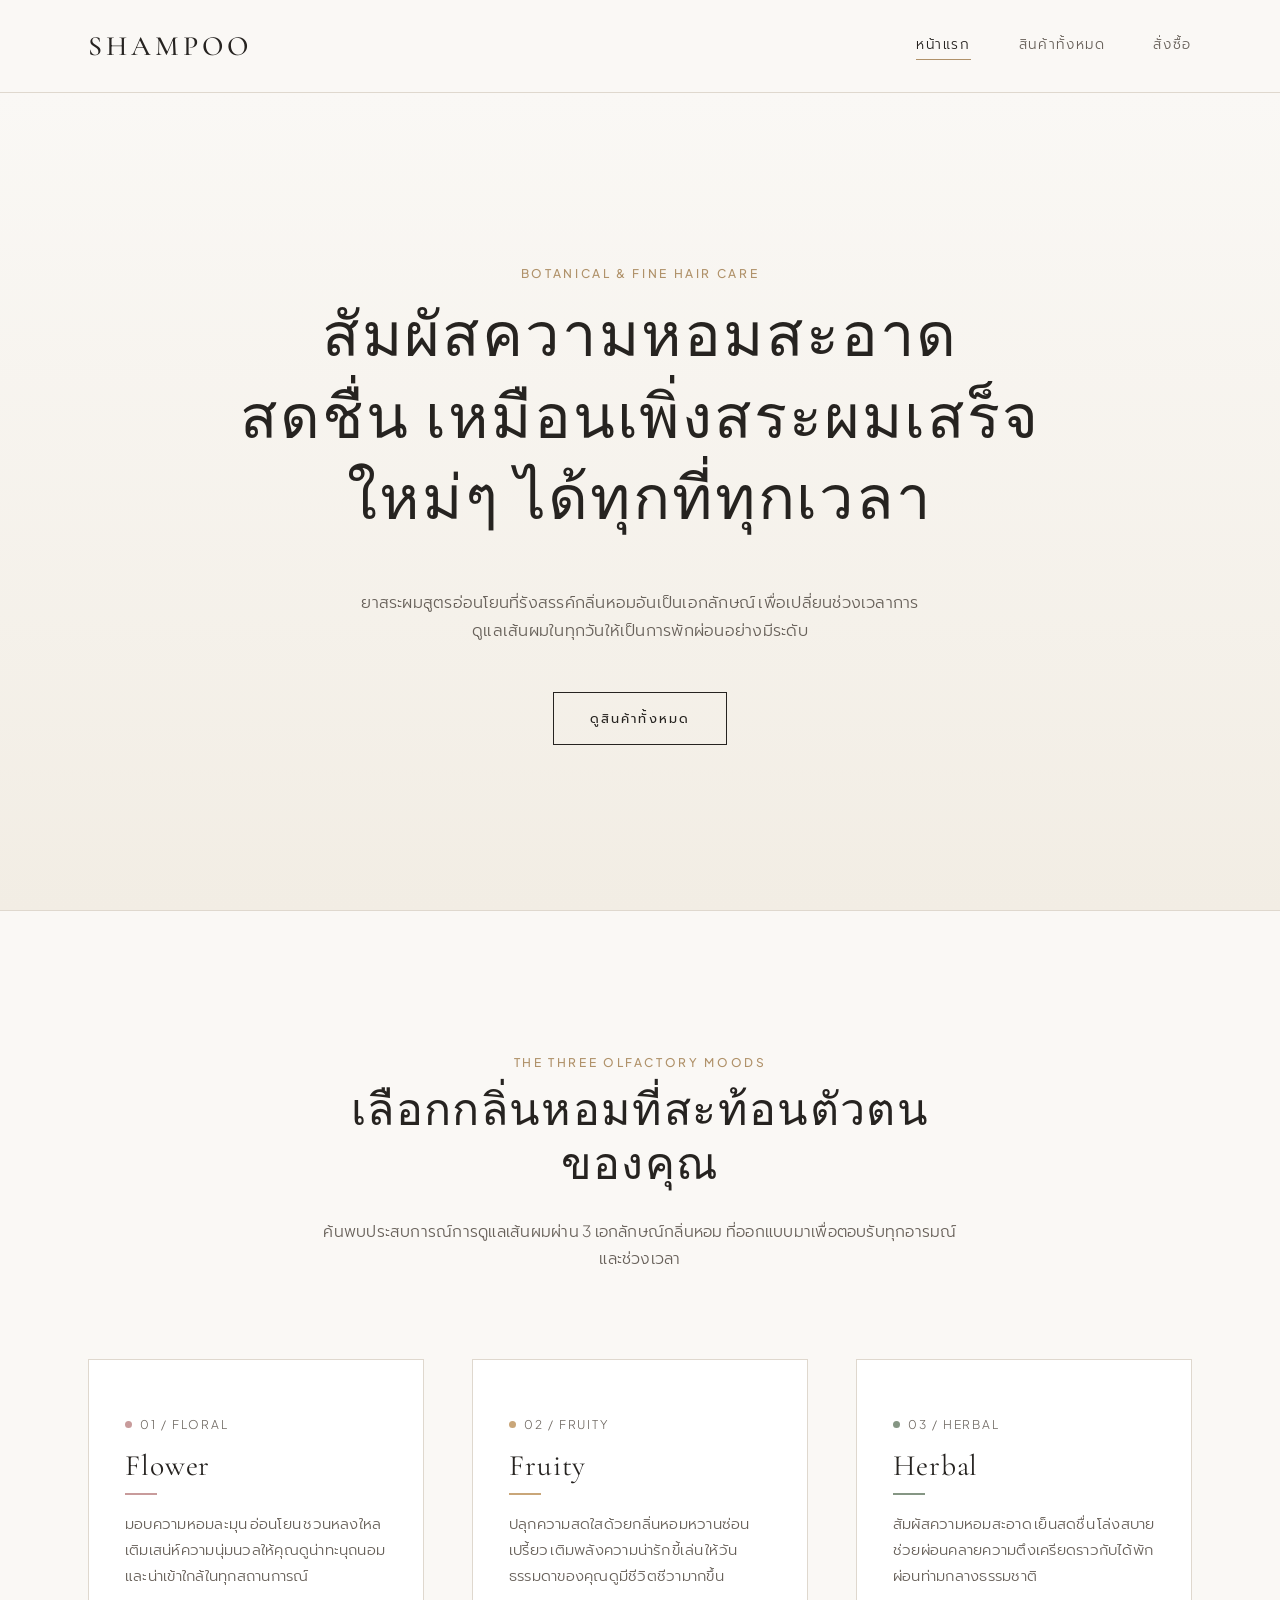
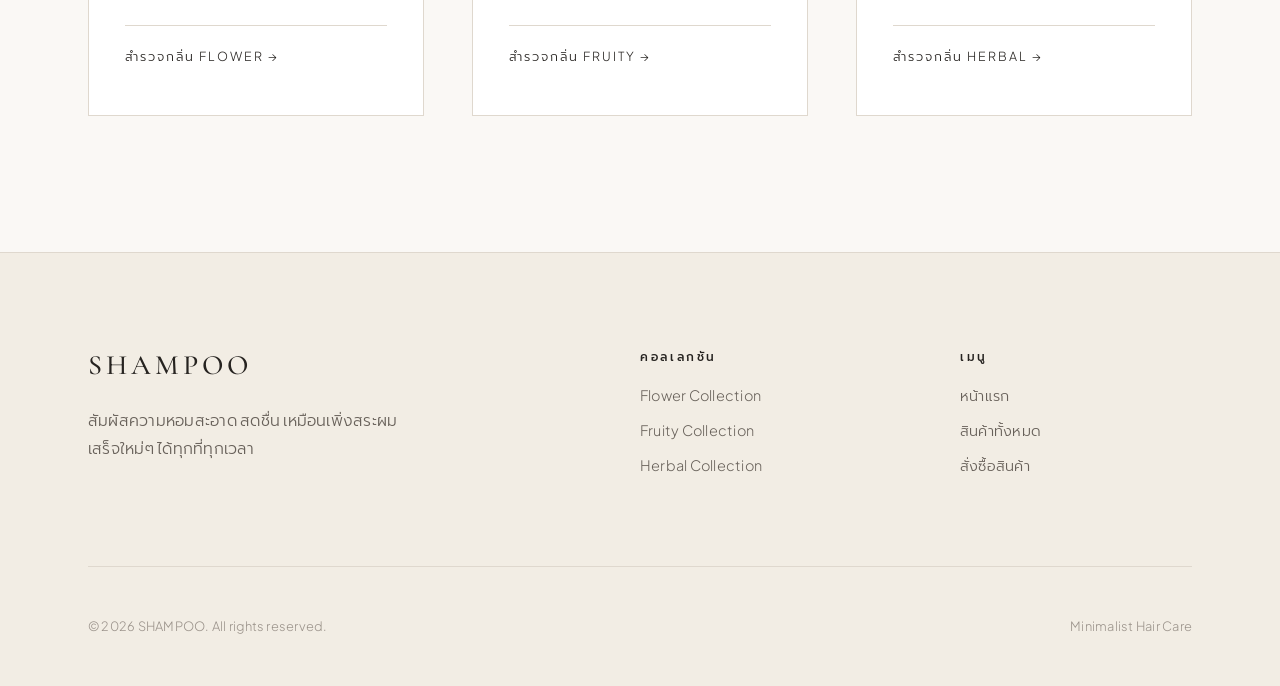
<file: index.html>
<!DOCTYPE html>
<html lang="th">
<head>
  <meta charset="UTF-8">
  <meta name="viewport" content="width=device-width, initial-scale=1.0">
  <title>SHAMPOO — สัมผัสความหอมสะอาด สดชื่น เหมือนเพิ่งสระผมเสร็จใหม่ๆ</title>
  <link rel="stylesheet" href="style.css">
  <style>
    /* Page-specific refined layout styles for index.html */
    .hero-section {
      min-height: calc(100vh - 82px);
      display: flex;
      align-items: center;
      justify-content: center;
      text-align: center;
      padding: var(--space-lg) 0;
      border-bottom: 1px solid var(--border-subtle);
      background: linear-gradient(180deg, var(--bg-primary) 0%, var(--bg-secondary) 100%);
    }

    .hero-content {
      max-width: 820px;
      margin: 0 auto;
    }

    .hero-title {
      font-family: var(--font-serif);
      font-size: clamp(2.35rem, 4.8vw, 3.85rem);
      font-weight: 400;
      line-height: 1.32;
      color: var(--text-primary);
      margin-bottom: var(--space-md);
    }

    .hero-subtitle {
      max-width: 560px;
      margin: 0 auto var(--space-md);
      font-size: 1rem;
      color: var(--text-secondary);
    }

    .mood-grid {
      display: grid;
      grid-template-columns: repeat(3, 1fr);
      gap: var(--space-md);
    }

    .mood-card {
      display: flex;
      flex-direction: column;
      justify-content: space-between;
      background-color: var(--bg-surface);
      border: 1px solid var(--border-subtle);
      padding: 3rem 2.25rem;
      transition: var(--transition-smooth);
    }

    .mood-card:hover {
      border-color: var(--accent-gold);
      transform: translateY(-4px);
    }

    .mood-card-title {
      font-family: var(--font-serif);
      font-size: 1.85rem;
      margin-top: 0.75rem;
    }

    .mood-card-desc {
      font-size: 0.925rem;
      line-height: 1.75;
      color: var(--text-secondary);
      margin-bottom: 2.25rem;
    }

    .mood-card-link {
      display: inline-flex;
      align-items: center;
      gap: 0.5rem;
      font-size: 0.78rem;
      letter-spacing: 0.16em;
      text-transform: uppercase;
      color: var(--text-primary);
      padding-top: 1.25rem;
      border-top: 1px solid var(--border-subtle);
    }

    .mood-card:hover .mood-card-link {
      color: var(--accent-gold);
    }

    @media (max-width: 992px) {
      .mood-grid {
        grid-template-columns: 1fr;
        gap: 2rem;
      }
    }
  </style>
</head>
<body>

  <!-- Navigation -->
  <header class="site-header">
    <div class="container nav-inner">
      <a href="index.html" class="brand-logo">Shampoo</a>
      <nav class="nav-links" aria-label="เมนูหลัก">
        <a href="index.html" class="active">หน้าแรก</a>
        <a href="product.html">สินค้าทั้งหมด</a>
        <a href="order.html">สั่งซื้อ</a>
      </nav>
    </div>
  </header>

  <main>
    <!-- Full-screen Luxury Hero Section -->
    <section class="hero-section">
      <div class="container">
        <div class="hero-content">
          <span class="eyebrow">Botanical &amp; Fine Hair Care</span>
          <h1 class="hero-title">สัมผัสความหอมสะอาด สดชื่น เหมือนเพิ่งสระผมเสร็จใหม่ๆ ได้ทุกที่ทุกเวลา</h1>
          <p class="hero-subtitle">
            ยาสระผมสูตรอ่อนโยนที่รังสรรค์กลิ่นหอมอันเป็นเอกลักษณ์ เพื่อเปลี่ยนช่วงเวลาการดูแลเส้นผมในทุกวันให้เป็นการพักผ่อนอย่างมีระดับ
          </p>
          <a href="product.html" class="btn">ดูสินค้าทั้งหมด</a>
        </div>
      </div>
    </section>

    <!-- 3 Moods Section -->
    <section class="section">
      <div class="container">
        <div class="section-header">
          <span class="eyebrow">The Three Olfactory Moods</span>
          <h2>เลือกกลิ่นหอมที่สะท้อนตัวตนของคุณ</h2>
          <p>ค้นพบประสบการณ์การดูแลเส้นผมผ่าน 3 เอกลักษณ์กลิ่นหอม ที่ออกแบบมาเพื่อตอบรับทุกอารมณ์และช่วงเวลา</p>
        </div>

        <div class="mood-grid">
          <!-- Mood 1: Flower -->
          <a href="product.html?mood=flower" class="mood-card" data-mood="flower">
            <div>
              <div class="mood-indicator">
                <span class="mood-dot"></span>
                <span>01 / Floral</span>
              </div>
              <h3 class="mood-card-title">Flower</h3>
              <div class="mood-underline"></div>
              <p class="mood-card-desc">
                มอบความหอมละมุน อ่อนโยน ชวนหลงใหล เติมเสน่ห์ความนุ่มนวลให้คุณดูน่าทะนุถนอมและน่าเข้าใกล้ในทุกสถานการณ์
              </p>
            </div>
            <span class="mood-card-link">สำรวจกลิ่น Flower &rarr;</span>
          </a>

          <!-- Mood 2: Fruity -->
          <a href="product.html?mood=fruity" class="mood-card" data-mood="fruity">
            <div>
              <div class="mood-indicator">
                <span class="mood-dot"></span>
                <span>02 / Fruity</span>
              </div>
              <h3 class="mood-card-title">Fruity</h3>
              <div class="mood-underline"></div>
              <p class="mood-card-desc">
                ปลุกความสดใสด้วยกลิ่นหอมหวานซ่อนเปรี้ยว เติมพลังความน่ารัก ขี้เล่น ให้วันธรรมดาของคุณดูมีชีวิตชีวามากขึ้น
              </p>
            </div>
            <span class="mood-card-link">สำรวจกลิ่น Fruity &rarr;</span>
          </a>

          <!-- Mood 3: Herbal -->
          <a href="product.html?mood=herbal" class="mood-card" data-mood="herbal">
            <div>
              <div class="mood-indicator">
                <span class="mood-dot"></span>
                <span>03 / Herbal</span>
              </div>
              <h3 class="mood-card-title">Herbal</h3>
              <div class="mood-underline"></div>
              <p class="mood-card-desc">
                สัมผัสความหอมสะอาด เย็นสดชื่น โล่งสบาย ช่วยผ่อนคลายความตึงเครียดราวกับได้พักผ่อนท่ามกลางธรรมชาติ
              </p>
            </div>
            <span class="mood-card-link">สำรวจกลิ่น Herbal &rarr;</span>
          </a>
        </div>
      </div>
    </section>
  </main>

  <!-- Footer -->
  <footer class="site-footer">
    <div class="container">
      <div class="footer-grid">
        <div>
          <a href="index.html" class="brand-logo">Shampoo</a>
          <p style="margin-top: 1rem; max-width: 340px;">
            สัมผัสความหอมสะอาด สดชื่น เหมือนเพิ่งสระผมเสร็จใหม่ๆ ได้ทุกที่ทุกเวลา
          </p>
        </div>
        <div>
          <h4 class="eyebrow" style="color: var(--text-primary); margin-bottom: 1rem;">คอลเลกชัน</h4>
          <ul style="display: flex; flex-direction: column; gap: 0.6rem; font-size: 0.9rem; color: var(--text-secondary);">
            <li><a href="product.html?mood=flower">Flower Collection</a></li>
            <li><a href="product.html?mood=fruity">Fruity Collection</a></li>
            <li><a href="product.html?mood=herbal">Herbal Collection</a></li>
          </ul>
        </div>
        <div>
          <h4 class="eyebrow" style="color: var(--text-primary); margin-bottom: 1rem;">เมนู</h4>
          <ul style="display: flex; flex-direction: column; gap: 0.6rem; font-size: 0.9rem; color: var(--text-secondary);">
            <li><a href="index.html">หน้าแรก</a></li>
            <li><a href="product.html">สินค้าทั้งหมด</a></li>
            <li><a href="order.html">สั่งซื้อสินค้า</a></li>
          </ul>
        </div>
      </div>
      <div class="footer-bottom">
        <span>&copy; 2026 SHAMPOO. All rights reserved.</span>
        <span>Minimalist Hair Care</span>
      </div>
    </div>
  </footer>

  <script src="script.js"></script>
</body>
</html>
</file>
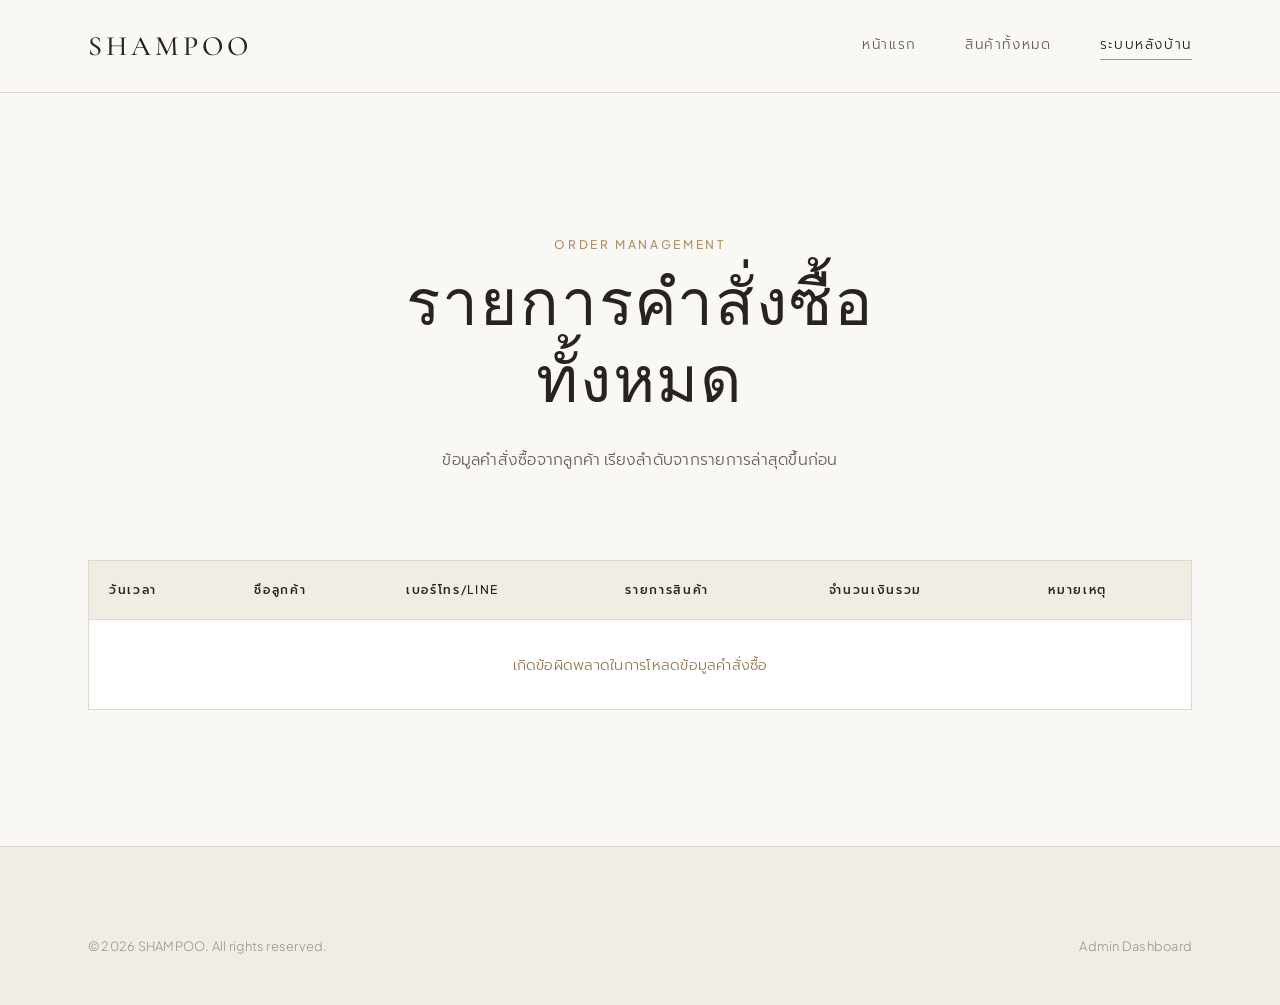
<file: admin.html>
<!DOCTYPE html>
<html lang="th">
<head>
  <meta charset="UTF-8">
  <meta name="viewport" content="width=device-width, initial-scale=1.0">
  <title>จัดการคำสั่งซื้อ — SHAMPOO Admin</title>
  <link rel="stylesheet" href="style.css">
  <style>
    /* Minimalist Luxury Table Styling for admin.html */
    .table-container {
      width: 100%;
      overflow-x: auto;
      background-color: var(--bg-surface);
      border: 1px solid var(--border-subtle);
    }

    .orders-table {
      width: 100%;
      border-collapse: collapse;
      text-align: left;
      font-size: 0.9rem;
    }

    .orders-table thead {
      background-color: var(--bg-secondary);
      border-bottom: 1px solid var(--border-subtle);
    }

    .orders-table th {
      padding: 1.15rem 1.25rem;
      font-family: var(--font-sans);
      font-size: 0.75rem;
      font-weight: 500;
      letter-spacing: 0.14em;
      text-transform: uppercase;
      color: var(--text-primary);
      white-space: nowrap;
    }

    .orders-table td {
      padding: 1.15rem 1.25rem;
      border-bottom: 1px solid var(--border-subtle);
      color: var(--text-secondary);
      vertical-align: top;
    }

    .orders-table tbody tr:last-child td {
      border-bottom: none;
    }

    .orders-table tbody tr:hover {
      background-color: var(--bg-primary);
    }
  </style>
</head>
<body>

  <!-- Navigation -->
  <header class="site-header">
    <div class="container nav-inner">
      <a href="index.html" class="brand-logo">Shampoo</a>
      <nav class="nav-links" aria-label="เมนูหลัก">
        <a href="index.html">หน้าแรก</a>
        <a href="product.html">สินค้าทั้งหมด</a>
        <a href="admin.html" class="active">ระบบหลังบ้าน</a>
      </nav>
    </div>
  </header>

  <main>
    <section class="section">
      <div class="container">
        <div class="section-header">
          <span class="eyebrow">Order Management</span>
          <h1>รายการคำสั่งซื้อทั้งหมด</h1>
          <p>ข้อมูลคำสั่งซื้อจากลูกค้า เรียงลำดับจากรายการล่าสุดขึ้นก่อน</p>
        </div>

        <div class="table-container">
          <table id="ordersTable" class="orders-table">
            <thead>
              <tr>
                <th>วันเวลา</th>
                <th>ชื่อลูกค้า</th>
                <th>เบอร์โทร/Line</th>
                <th>รายการสินค้า</th>
                <th>จำนวนเงินรวม</th>
                <th>หมายเหตุ</th>
              </tr>
            </thead>
            <tbody></tbody>
          </table>
        </div>
      </div>
    </section>
  </main>

  <!-- Footer -->
  <footer class="site-footer">
    <div class="container">
      <div class="footer-bottom" style="border-top: none; padding-top: 0;">
        <span>&copy; 2026 SHAMPOO. All rights reserved.</span>
        <span>Admin Dashboard</span>
      </div>
    </div>
  </footer>

  <script src="script.js"></script>
</body>
</html>
</file>
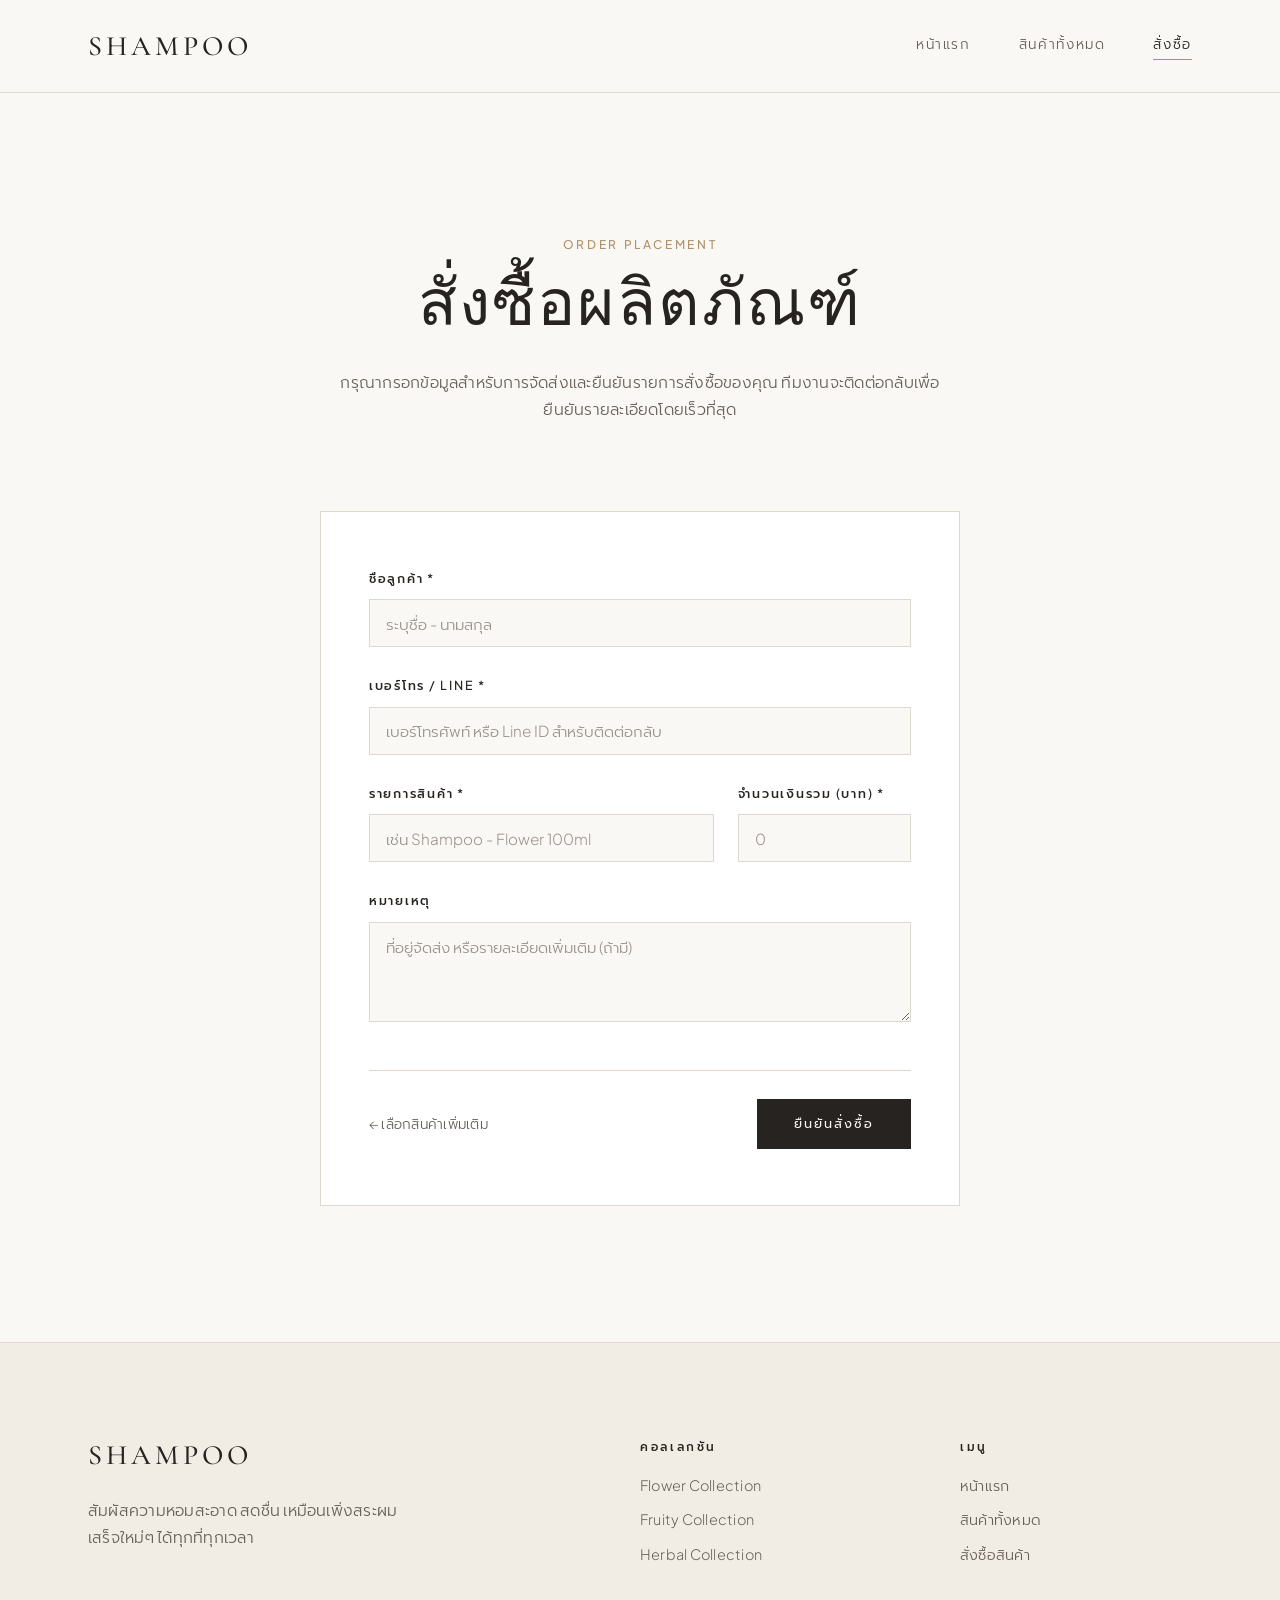
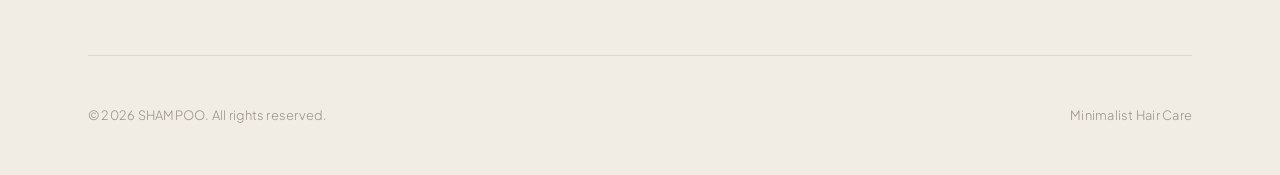
<file: order.html>
<!DOCTYPE html>
<html lang="th">
<head>
  <meta charset="UTF-8">
  <meta name="viewport" content="width=device-width, initial-scale=1.0">
  <title>สั่งซื้อสินค้า — SHAMPOO</title>
  <link rel="stylesheet" href="style.css">
  <style>
    /* Refined Form Styling for order.html */
    .order-wrapper {
      max-width: 640px;
      margin: 0 auto;
      background-color: var(--bg-surface);
      border: 1px solid var(--border-subtle);
      padding: 3.5rem 3rem;
    }

    .form-group {
      margin-bottom: 1.75rem;
    }

    .form-label {
      display: block;
      font-size: 0.78rem;
      font-weight: 500;
      letter-spacing: 0.14em;
      text-transform: uppercase;
      color: var(--text-primary);
      margin-bottom: 0.6rem;
    }

    .form-control {
      width: 100%;
      padding: 0.85rem 1rem;
      font-family: var(--font-sans);
      font-size: 0.95rem;
      font-weight: 300;
      color: var(--text-primary);
      background-color: var(--bg-primary);
      border: 1px solid var(--border-subtle);
      outline: none;
      transition: var(--transition-smooth);
    }

    .form-control:focus {
      border-color: var(--accent-gold);
      background-color: var(--bg-surface);
    }

    .form-control::placeholder {
      color: var(--text-muted);
    }

    textarea.form-control {
      min-height: 100px;
      resize: vertical;
    }

    .form-row {
      display: grid;
      grid-template-columns: 2fr 1fr;
      gap: 1.5rem;
    }

    .form-actions {
      margin-top: 2.5rem;
      padding-top: 1.75rem;
      border-top: 1px solid var(--border-subtle);
      display: flex;
      justify-content: space-between;
      align-items: center;
      gap: 1rem;
    }

    @media (max-width: 640px) {
      .order-wrapper {
        padding: 2.25rem 1.5rem;
      }

      .form-row {
        grid-template-columns: 1fr;
        gap: 0;
      }

      .form-actions {
        flex-direction: column-reverse;
        align-items: stretch;
      }

      .form-actions .btn {
        width: 100%;
      }
    }
  </style>
</head>
<body>

  <!-- Navigation -->
  <header class="site-header">
    <div class="container nav-inner">
      <a href="index.html" class="brand-logo">Shampoo</a>
      <nav class="nav-links" aria-label="เมนูหลัก">
        <a href="index.html">หน้าแรก</a>
        <a href="product.html">สินค้าทั้งหมด</a>
        <a href="order.html" class="active">สั่งซื้อ</a>
      </nav>
    </div>
  </header>

  <main>
    <section class="section">
      <div class="container">
        <div class="section-header">
          <span class="eyebrow">Order Placement</span>
          <h1>สั่งซื้อผลิตภัณฑ์</h1>
          <p>กรุณากรอกข้อมูลสำหรับการจัดส่งและยืนยันรายการสั่งซื้อของคุณ ทีมงานจะติดต่อกลับเพื่อยืนยันรายละเอียดโดยเร็วที่สุด</p>
        </div>

        <div class="order-wrapper">
          <form id="orderForm">
            <div class="form-group">
              <label for="customerName" class="form-label">ชื่อลูกค้า *</label>
              <input type="text" id="customerName" name="customerName" class="form-control" placeholder="ระบุชื่อ - นามสกุล" required>
            </div>

            <div class="form-group">
              <label for="contact" class="form-label">เบอร์โทร / Line *</label>
              <input type="text" id="contact" name="contact" class="form-control" placeholder="เบอร์โทรศัพท์ หรือ Line ID สำหรับติดต่อกลับ" required>
            </div>

            <div class="form-row">
              <div class="form-group">
                <label for="items" class="form-label">รายการสินค้า *</label>
                <input type="text" id="items" name="items" class="form-control" placeholder="เช่น Shampoo - Flower 100ml" required>
              </div>

              <div class="form-group">
                <label for="total" class="form-label">จำนวนเงินรวม (บาท) *</label>
                <input type="number" id="total" name="total" class="form-control" placeholder="0" required>
              </div>
            </div>

            <div class="form-group">
              <label for="note" class="form-label">หมายเหตุ</label>
              <textarea id="note" name="note" class="form-control" placeholder="ที่อยู่จัดส่ง หรือรายละเอียดเพิ่มเติม (ถ้ามี)"></textarea>
            </div>

            <div class="form-actions">
              <a href="product.html" style="font-size: 0.85rem; color: var(--text-secondary);">&larr; เลือกสินค้าเพิ่มเติม</a>
              <button type="submit" class="btn btn-solid">ยืนยันสั่งซื้อ</button>
            </div>
          </form>
        </div>
      </div>
    </section>
  </main>

  <!-- Footer -->
  <footer class="site-footer">
    <div class="container">
      <div class="footer-grid">
        <div>
          <a href="index.html" class="brand-logo">Shampoo</a>
          <p style="margin-top: 1rem; max-width: 340px;">
            สัมผัสความหอมสะอาด สดชื่น เหมือนเพิ่งสระผมเสร็จใหม่ๆ ได้ทุกที่ทุกเวลา
          </p>
        </div>
        <div>
          <h4 class="eyebrow" style="color: var(--text-primary); margin-bottom: 1rem;">คอลเลกชัน</h4>
          <ul style="display: flex; flex-direction: column; gap: 0.6rem; font-size: 0.9rem; color: var(--text-secondary);">
            <li><a href="product.html?mood=flower">Flower Collection</a></li>
            <li><a href="product.html?mood=fruity">Fruity Collection</a></li>
            <li><a href="product.html?mood=herbal">Herbal Collection</a></li>
          </ul>
        </div>
        <div>
          <h4 class="eyebrow" style="color: var(--text-primary); margin-bottom: 1rem;">เมนู</h4>
          <ul style="display: flex; flex-direction: column; gap: 0.6rem; font-size: 0.9rem; color: var(--text-secondary);">
            <li><a href="index.html">หน้าแรก</a></li>
            <li><a href="product.html">สินค้าทั้งหมด</a></li>
            <li><a href="order.html">สั่งซื้อสินค้า</a></li>
          </ul>
        </div>
      </div>
      <div class="footer-bottom">
        <span>&copy; 2026 SHAMPOO. All rights reserved.</span>
        <span>Minimalist Hair Care</span>
      </div>
    </div>
  </footer>

  <script src="script.js"></script>
</body>
</html>
</file>
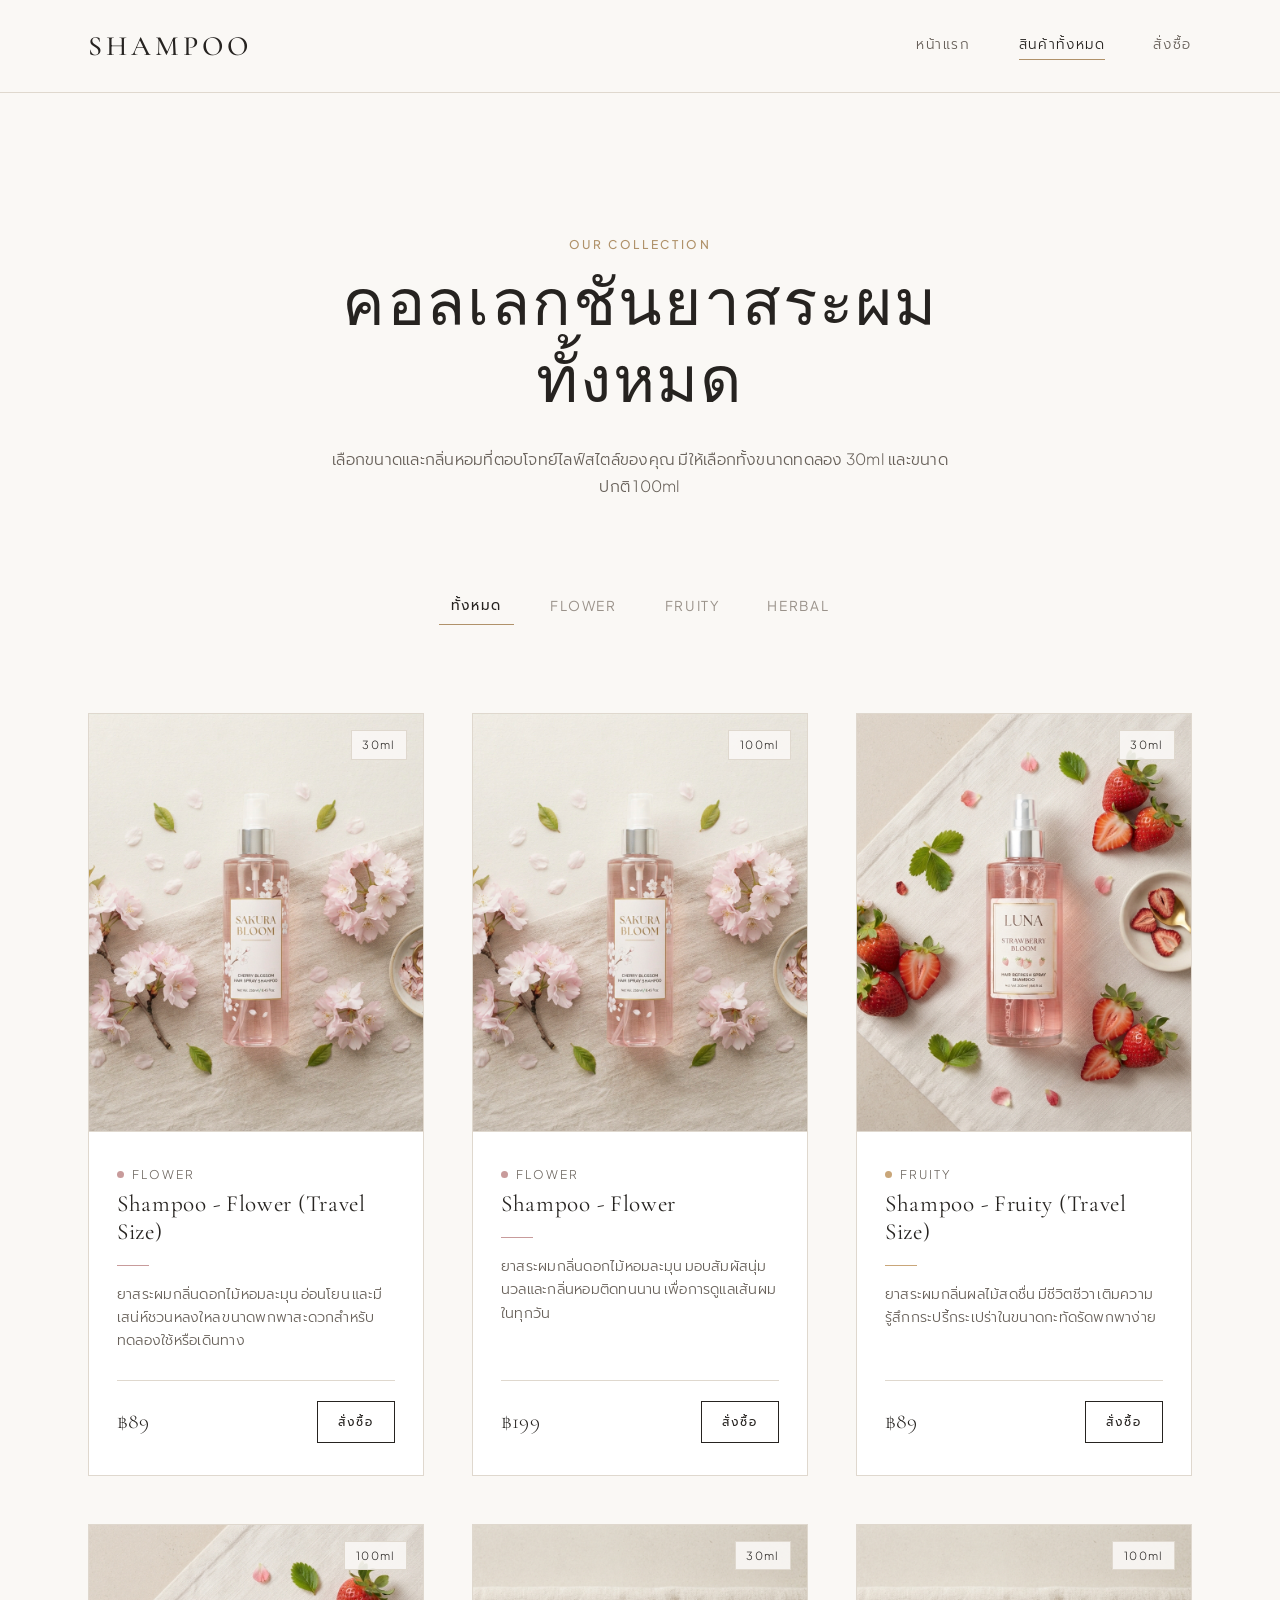
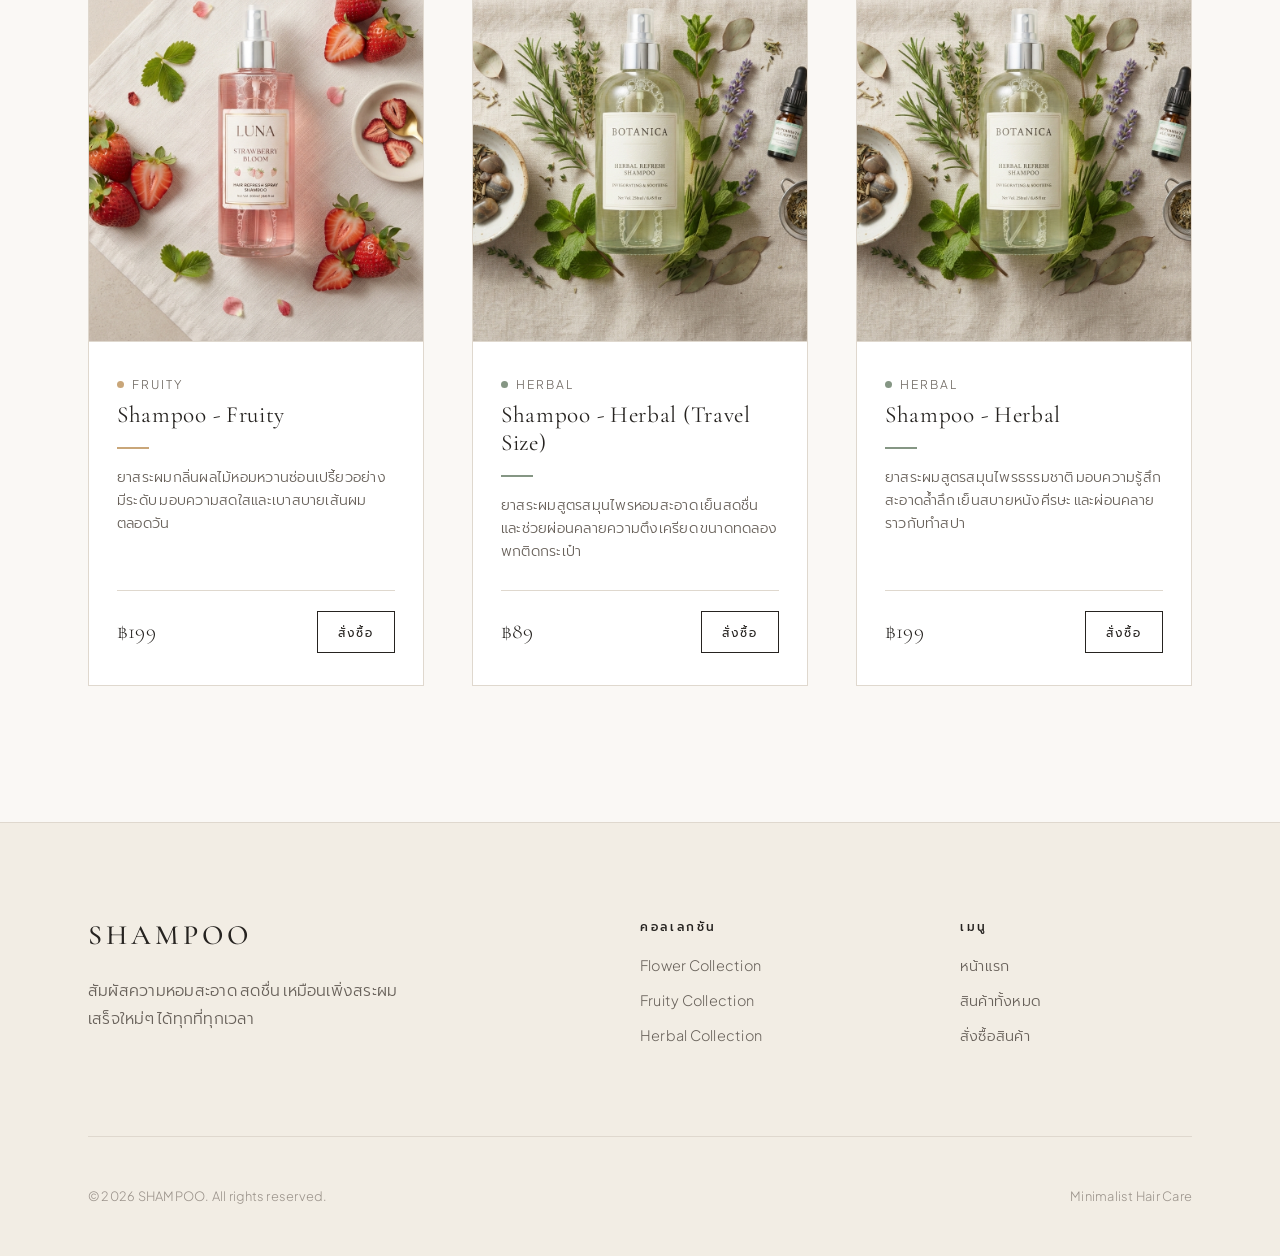
<file: product.html>
<!DOCTYPE html>
<html lang="th">
<head>
  <meta charset="UTF-8">
  <meta name="viewport" content="width=device-width, initial-scale=1.0">
  <title>สินค้าทั้งหมด — SHAMPOO</title>
  <link rel="stylesheet" href="style.css">
</head>
<body>

  <!-- Navigation -->
  <header class="site-header">
    <div class="container nav-inner">
      <a href="index.html" class="brand-logo">Shampoo</a>
      <nav class="nav-links" aria-label="เมนูหลัก">
        <a href="index.html">หน้าแรก</a>
        <a href="product.html" class="active">สินค้าทั้งหมด</a>
        <a href="order.html">สั่งซื้อ</a>
      </nav>
    </div>
  </header>

  <main>
    <section class="section">
      <div class="container">
        <!-- Page Header -->
        <div class="section-header">
          <span class="eyebrow">Our Collection</span>
          <h1>คอลเลกชันยาสระผมทั้งหมด</h1>
          <p>เลือกขนาดและกลิ่นหอมที่ตอบโจทย์ไลฟ์สไตล์ของคุณ มีให้เลือกทั้งขนาดทดลอง 30ml และขนาดปกติ 100ml</p>
        </div>

        <!-- Filter Bar (Rendered by script.js) -->
        <div id="filter-bar" class="filter-group" aria-label="ตัวกรองกลิ่นสินค้า"></div>

        <!-- Product Grid (Rendered by script.js) -->
        <div id="product-list" class="product-grid"></div>
      </div>
    </section>
  </main>

  <!-- Footer -->
  <footer class="site-footer">
    <div class="container">
      <div class="footer-grid">
        <div>
          <a href="index.html" class="brand-logo">Shampoo</a>
          <p style="margin-top: 1rem; max-width: 340px;">
            สัมผัสความหอมสะอาด สดชื่น เหมือนเพิ่งสระผมเสร็จใหม่ๆ ได้ทุกที่ทุกเวลา
          </p>
        </div>
        <div>
          <h4 class="eyebrow" style="color: var(--text-primary); margin-bottom: 1rem;">คอลเลกชัน</h4>
          <ul style="display: flex; flex-direction: column; gap: 0.6rem; font-size: 0.9rem; color: var(--text-secondary);">
            <li><a href="product.html?mood=flower">Flower Collection</a></li>
            <li><a href="product.html?mood=fruity">Fruity Collection</a></li>
            <li><a href="product.html?mood=herbal">Herbal Collection</a></li>
          </ul>
        </div>
        <div>
          <h4 class="eyebrow" style="color: var(--text-primary); margin-bottom: 1rem;">เมนู</h4>
          <ul style="display: flex; flex-direction: column; gap: 0.6rem; font-size: 0.9rem; color: var(--text-secondary);">
            <li><a href="index.html">หน้าแรก</a></li>
            <li><a href="product.html">สินค้าทั้งหมด</a></li>
            <li><a href="order.html">สั่งซื้อสินค้า</a></li>
          </ul>
        </div>
      </div>
      <div class="footer-bottom">
        <span>&copy; 2026 SHAMPOO. All rights reserved.</span>
        <span>Minimalist Hair Care</span>
      </div>
    </div>
  </footer>

  <script src="script.js"></script>
</body>
</html>
</file>
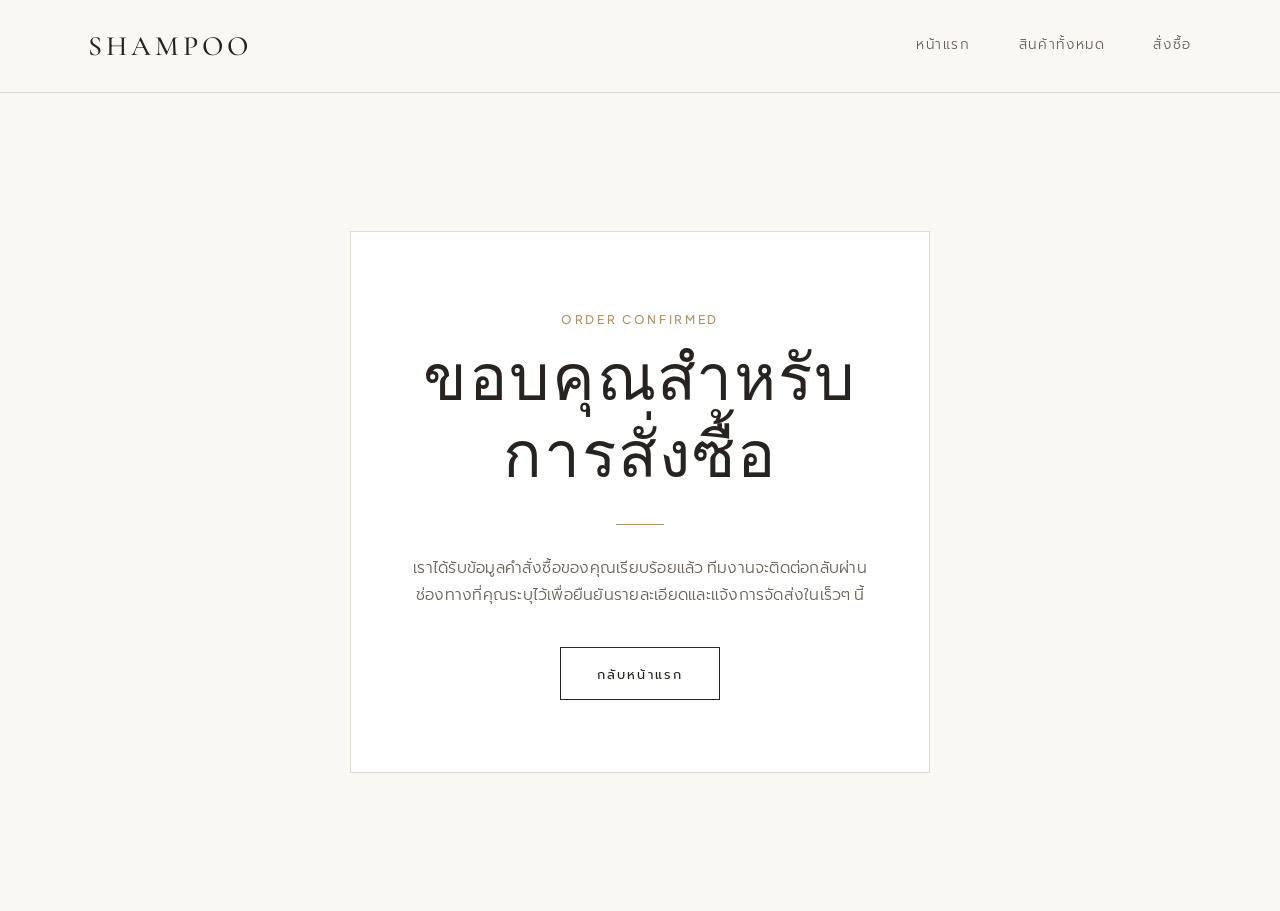
<file: thankyou.html>
<!DOCTYPE html>
<html lang="th">
<head>
  <meta charset="UTF-8">
  <meta name="viewport" content="width=device-width, initial-scale=1.0">
  <title>ขอบคุณสำหรับการสั่งซื้อ — SHAMPOO</title>
  <link rel="stylesheet" href="style.css">
  <style>
    .thankyou-section {
      min-height: calc(100vh - 82px);
      display: flex;
      align-items: center;
      justify-content: center;
      text-align: center;
      padding: var(--space-lg) 0;
    }

    .thankyou-card {
      max-width: 580px;
      margin: 0 auto;
      background-color: var(--bg-surface);
      border: 1px solid var(--border-subtle);
      padding: 4.5rem 3rem;
    }

    .thankyou-divider {
      width: 48px;
      height: 1px;
      background-color: var(--accent-gold);
      margin: 1.75rem auto;
    }

    @media (max-width: 640px) {
      .thankyou-card {
        padding: 3rem 1.75rem;
      }
    }
  </style>
</head>
<body>

  <!-- Navigation -->
  <header class="site-header">
    <div class="container nav-inner">
      <a href="index.html" class="brand-logo">Shampoo</a>
      <nav class="nav-links" aria-label="เมนูหลัก">
        <a href="index.html">หน้าแรก</a>
        <a href="product.html">สินค้าทั้งหมด</a>
        <a href="order.html">สั่งซื้อ</a>
      </nav>
    </div>
  </header>

  <main>
    <section class="thankyou-section">
      <div class="container">
        <div class="thankyou-card">
          <span class="eyebrow">Order Confirmed</span>
          <h1>ขอบคุณสำหรับการสั่งซื้อ</h1>
          <div class="thankyou-divider"></div>
          <p style="margin-bottom: 2.5rem;">
            เราได้รับข้อมูลคำสั่งซื้อของคุณเรียบร้อยแล้ว ทีมงานจะติดต่อกลับผ่านช่องทางที่คุณระบุไว้เพื่อยืนยันรายละเอียดและแจ้งการจัดส่งในเร็วๆ นี้
          </p>
          <a href="index.html" class="btn">กลับหน้าแรก</a>
        </div>
      </div>
    </section>
  </main>

  <script src="script.js"></script>
</body>
</html>
</file>
<file: style.css>
/* ==========================================================================
   SHAMPOO - Minimalist Luxury Theme
   ========================================================================== */

@import url('https://fonts.googleapis.com/css2?family=Cormorant+Garamond:ital,wght@0,400;0,500;0,600;1,400&family=Plus+Jakarta+Sans:wght@300;400;500&family=Prompt:wght@300;400;500&display=swap');

:root {
  /* Core Palette: White, Cream, Deep Beige & Soft Bronze/Gold */
  --bg-primary: #FAF8F5;        /* Soft Warm Cream */
  --bg-secondary: #F2EDE4;      /* Muted Sand / Light Beige */
  --bg-surface: #FFFFFF;        /* Pure White for elevated cards */
  
  --text-primary: #262320;      /* Deep Charcoal Espresso (soft dark) */
  --text-secondary: #68615A;    /* Muted Taupe */
  --text-muted: #9A928A;        /* Warm Stone */
  
  --accent-gold: #B0926A;       /* Soft Champagne Bronze / Gold */
  --accent-gold-hover: #967953; /* Deeper Bronze */
  --border-subtle: #DFD8CE;     /* Thin Warm Border */
  --border-dark: #262320;       /* Thin Dark Outline */

  /* Subtle Mood Accents (Muted & Refined) */
  --mood-flower: #C89B9B;       /* Dusty Rose */
  --mood-fruity: #C9A679;       /* Warm Apricot / Amber */
  --mood-herbal: #859684;       /* Muted Sage */

  /* Typography */
  --font-serif: 'Cormorant Garamond', Georgia, serif;
  --font-sans: 'Plus Jakarta Sans', 'Prompt', -apple-system, BlinkMacSystemFont, sans-serif;

  /* Generous Spacing System */
  --space-xs: 0.75rem;          /* 12px */
  --space-sm: 1.5rem;           /* 24px */
  --space-md: 3rem;             /* 48px */
  --space-lg: 5.5rem;           /* 88px */
  --space-xl: 8.5rem;           /* 136px */

  /* Layout & Transitions */
  --container-max: 1200px;
  --transition-smooth: all 0.35s cubic-bezier(0.25, 0.46, 0.45, 0.94);
}

/* ==========================================================================
   Reset & Base Styles
   ========================================================================== */

*,
*::before,
*::after {
  box-sizing: border-box;
  margin: 0;
  padding: 0;
}

html {
  font-size: 16px;
  scroll-behavior: smooth;
  -webkit-font-smoothing: antialiased;
  -moz-osx-font-smoothing: grayscale;
}

body {
  background-color: var(--bg-primary);
  color: var(--text-primary);
  font-family: var(--font-sans);
  font-weight: 300;
  line-height: 1.75;
  letter-spacing: 0.015em;
  overflow-x: hidden;
}

img {
  max-width: 100%;
  height: auto;
  display: block;
}

a {
  color: inherit;
  text-decoration: none;
  transition: var(--transition-smooth);
}

ul, ol {
  list-style: none;
}

/* ==========================================================================
   Typography Hierarchy
   ========================================================================== */

h1, h2, h3, .serif-title {
  font-family: var(--font-serif);
  font-weight: 400;
  line-height: 1.2;
  letter-spacing: 0.03em;
  color: var(--text-primary);
}

h1 {
  font-size: clamp(2.5rem, 5vw, 4.25rem);
}

h2 {
  font-size: clamp(2rem, 3.5vw, 3rem);
}

h3 {
  font-size: clamp(1.35rem, 2vw, 1.75rem);
}

.eyebrow {
  display: inline-block;
  font-family: var(--font-sans);
  font-size: 0.75rem;
  font-weight: 500;
  text-transform: uppercase;
  letter-spacing: 0.22em;
  color: var(--accent-gold);
  margin-bottom: var(--space-xs);
}

p {
  color: var(--text-secondary);
  font-size: 0.975rem;
}

/* ==========================================================================
   Layout & Spacing Utilities
   ========================================================================== */

.container {
  width: 100%;
  max-width: var(--container-max);
  margin: 0 auto;
  padding: 0 var(--space-md);
}

.section {
  padding: var(--space-xl) 0;
}

.section-alt {
  background-color: var(--bg-secondary);
}

.section-header {
  text-align: center;
  max-width: 640px;
  margin: 0 auto var(--space-lg);
}

.section-header p {
  margin-top: var(--space-sm);
}

/* Thin Divider */
.divider {
  width: 100%;
  height: 1px;
  background-color: var(--border-subtle);
  border: none;
}

/* ==========================================================================
   Navigation Header
   ========================================================================== */

.site-header {
  position: sticky;
  top: 0;
  z-index: 100;
  background-color: rgba(250, 248, 245, 0.92);
  backdrop-filter: blur(10px);
  border-bottom: 1px solid var(--border-subtle);
  padding: 1.35rem 0;
}

.nav-inner {
  display: flex;
  align-items: center;
  justify-content: space-between;
}

.brand-logo {
  font-family: var(--font-serif);
  font-size: 1.75rem;
  font-weight: 500;
  letter-spacing: 0.14em;
  text-transform: uppercase;
  color: var(--text-primary);
}

.nav-links {
  display: flex;
  gap: var(--space-md);
  align-items: center;
}

.nav-links a {
  font-size: 0.85rem;
  letter-spacing: 0.12em;
  text-transform: uppercase;
  color: var(--text-secondary);
  position: relative;
  padding-bottom: 4px;
}

.nav-links a::after {
  content: '';
  position: absolute;
  bottom: 0;
  left: 0;
  width: 0;
  height: 1px;
  background-color: var(--accent-gold);
  transition: var(--transition-smooth);
}

.nav-links a:hover,
.nav-links a.active {
  color: var(--text-primary);
}

.nav-links a:hover::after,
.nav-links a.active::after {
  width: 100%;
}

/* ==========================================================================
   Buttons & Interactive Controls (Thin Borders, Understated Luxury)
   ========================================================================== */

.btn {
  display: inline-flex;
  align-items: center;
  justify-content: center;
  padding: 0.9rem 2.25rem;
  font-family: var(--font-sans);
  font-size: 0.8rem;
  font-weight: 400;
  letter-spacing: 0.16em;
  text-transform: uppercase;
  border: 1px solid var(--border-dark);
  background-color: transparent;
  color: var(--text-primary);
  cursor: pointer;
  transition: var(--transition-smooth);
}

.btn:hover {
  background-color: var(--text-primary);
  color: var(--bg-primary);
}

.btn-gold {
  border-color: var(--accent-gold);
  color: var(--accent-gold);
}

.btn-gold:hover {
  background-color: var(--accent-gold);
  color: var(--bg-surface);
}

.btn-solid {
  background-color: var(--text-primary);
  color: var(--bg-primary);
  border-color: var(--text-primary);
}

.btn-solid:hover {
  background-color: transparent;
  color: var(--text-primary);
}

/* Filter Tabs */
.filter-group {
  display: flex;
  justify-content: center;
  flex-wrap: wrap;
  gap: var(--space-sm);
  margin-bottom: var(--space-lg);
}

.filter-btn {
  background: none;
  border: none;
  border-bottom: 1px solid transparent;
  padding: 0.5rem 0.75rem;
  font-family: var(--font-sans);
  font-size: 0.85rem;
  letter-spacing: 0.12em;
  text-transform: uppercase;
  color: var(--text-muted);
  cursor: pointer;
  transition: var(--transition-smooth);
}

.filter-btn:hover,
.filter-btn.active {
  color: var(--text-primary);
  border-bottom-color: var(--accent-gold);
}

/* ==========================================================================
   Subtle Mood Accents (Delicate Touches Only)
   ========================================================================== */

.mood-indicator {
  display: inline-flex;
  align-items: center;
  gap: 0.5rem;
  font-size: 0.75rem;
  letter-spacing: 0.16em;
  text-transform: uppercase;
  color: var(--text-secondary);
}

.mood-dot {
  width: 7px;
  height: 7px;
  border-radius: 50%;
  display: inline-block;
}

.mood-underline {
  width: 32px;
  height: 1.5px;
  margin-top: 0.6rem;
  margin-bottom: 1rem;
}

/* Mood Color Mappings */
[data-mood="flower"] .mood-dot,
[data-mood="flower"] .mood-underline {
  background-color: var(--mood-flower);
}

[data-mood="fruity"] .mood-dot,
[data-mood="fruity"] .mood-underline {
  background-color: var(--mood-fruity);
}

[data-mood="herbal"] .mood-dot,
[data-mood="herbal"] .mood-underline {
  background-color: var(--mood-herbal);
}

/* ==========================================================================
   Product Grid & Cards
   ========================================================================== */

.product-grid {
  display: grid;
  grid-template-columns: repeat(3, 1fr);
  gap: var(--space-md);
}

.product-card {
  background-color: var(--bg-surface);
  border: 1px solid var(--border-subtle);
  display: flex;
  flex-direction: column;
  transition: var(--transition-smooth);
}

.product-card:hover {
  border-color: var(--accent-gold);
  transform: translateY(-4px);
}

.product-image-wrap {
  position: relative;
  aspect-ratio: 4 / 5;
  overflow: hidden;
  background-color: var(--bg-secondary);
  border-bottom: 1px solid var(--border-subtle);
}

.product-image-wrap img {
  width: 100%;
  height: 100%;
  object-fit: cover;
  transition: transform 0.7s ease;
}

.product-card:hover .product-image-wrap img {
  transform: scale(1.03);
}

.product-size-badge {
  position: absolute;
  top: 1rem;
  right: 1rem;
  background-color: rgba(250, 248, 245, 0.9);
  border: 1px solid var(--border-subtle);
  padding: 0.25rem 0.65rem;
  font-size: 0.7rem;
  letter-spacing: 0.12em;
  color: var(--text-primary);
}

.product-body {
  padding: 2rem 1.75rem;
  display: flex;
  flex-direction: column;
  flex-grow: 1;
}

.product-title {
  font-family: var(--font-serif);
  font-size: 1.45rem;
  margin-top: 0.4rem;
  margin-bottom: 0.5rem;
}

.product-desc {
  font-size: 0.88rem;
  line-height: 1.65;
  color: var(--text-secondary);
  margin-bottom: 1.75rem;
  flex-grow: 1;
}

.product-footer {
  display: flex;
  align-items: center;
  justify-content: space-between;
  padding-top: 1.25rem;
  border-top: 1px solid var(--border-subtle);
}

.product-price {
  font-family: var(--font-serif);
  font-size: 1.35rem;
  color: var(--text-primary);
}

.product-footer .btn {
  padding: 0.6rem 1.25rem;
  font-size: 0.75rem;
}

/* ==========================================================================
   Footer
   ========================================================================== */

.site-footer {
  background-color: var(--bg-secondary);
  border-top: 1px solid var(--border-subtle);
  padding: var(--space-lg) 0 var(--space-md);
}

.footer-grid {
  display: grid;
  grid-template-columns: 2fr 1fr 1fr;
  gap: var(--space-lg);
  margin-bottom: var(--space-lg);
}

.footer-bottom {
  padding-top: var(--space-md);
  border-top: 1px solid var(--border-subtle);
  display: flex;
  justify-content: space-between;
  align-items: center;
  font-size: 0.8rem;
  color: var(--text-muted);
}

/* ==========================================================================
   Responsive Design (Tablet & Mobile)
   ========================================================================== */

@media (max-width: 992px) {
  :root {
    --space-lg: 4rem;
    --space-xl: 6rem;
  }

  .product-grid {
    grid-template-columns: repeat(2, 1fr);
    gap: 2rem;
  }

  .footer-grid {
    grid-template-columns: 1fr 1fr;
    gap: var(--space-md);
  }
}

@media (max-width: 640px) {
  :root {
    --space-md: 1.75rem;
    --space-lg: 3rem;
    --space-xl: 4.5rem;
  }

  .container {
    padding: 0 1.25rem;
  }

  .nav-inner {
    flex-direction: column;
    gap: 1rem;
  }

  .nav-links {
    gap: 1.25rem;
    flex-wrap: wrap;
    justify-content: center;
  }

  .product-grid {
    grid-template-columns: 1fr;
    gap: 2rem;
  }

  .footer-grid {
    grid-template-columns: 1fr;
  }

  .footer-bottom {
    flex-direction: column;
    gap: 0.75rem;
    text-align: center;
  }
}
</file>
